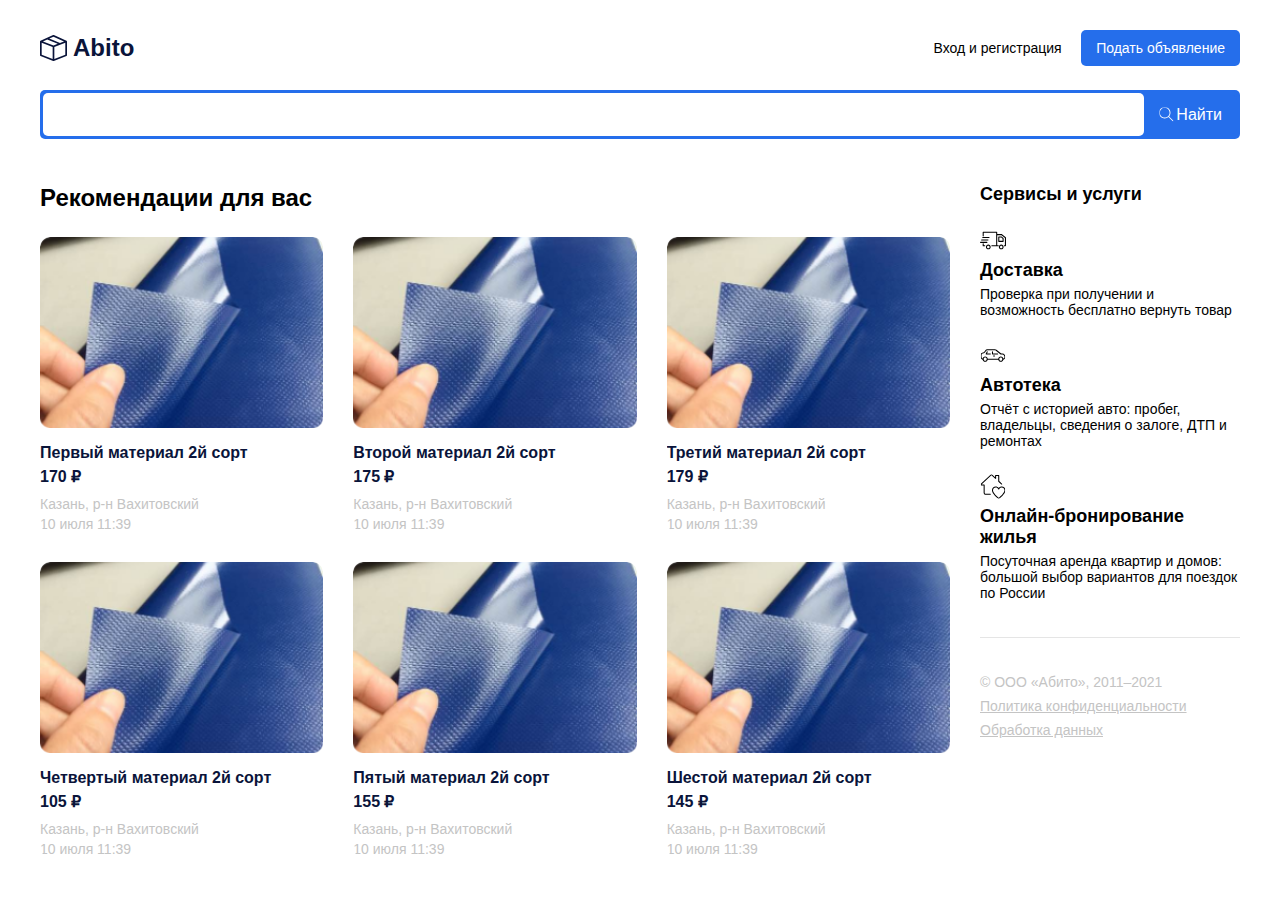
<file: index.html>
<!DOCTYPE html>
<html lang="en">
  <head>
    <meta charset="UTF-8" />
    <meta name="viewport" content="width=device-width, initial-scale=1.0" />
    <link rel="stylesheet" href="./style.css" />
    <script src="./main.js" defer></script>
    <title>Abito</title>
  </head>
  <body>
    <header>
      <div class="container">
        <div class="header-box">
          <a href="/" class="header-logo">
            <img src="./assets/icons/box-logo.svg" alt="logo" />
            <span>Abito</span>
          </a>
          <div class="header-controls">
            <button class="btn btn-outline">Вход и регистрация</button>
            <button class="btn btn-primary">Подать объявление</button>
          </div>
          <div class="header-burger">
            <img src="./assets/icons/burger-menu.svg" alt="burger-menu" />
          </div>
        </div>
      </div>
    </header>
    <main>
      <section class="search">
        <div class="container">
          <div class="search-box">
            <input type="search" placeholder="" />
            <button class="btn btn-primary search-btn">
              <img
                class="search-btn__icon"
                src="./assets/icons/search.svg"
                alt="search"
              />
              <span class="search-btn__text">Найти</span>
            </button>
          </div>
        </div>
      </section>
      <section class="content">
        <div class="container">
          <div class="content-box">
            <div class="content-main">
              <h2 class="content-main__title">Рекомендации для вас</h2>
              <div class="content-main__list">
                <!-- <a href="./product.html" class="content-main__list-item">
                  <div class="content-main__list-item--img">
                    <img src="./assets/images/card-image.png" alt="card" />
                  </div>
                  <h5 class="content-main__list-item--title">
                    Пвх материал 2й сорт
                  </h5>
                  <strong class="content-main__list-item--price">170 ₽</strong>
                  <div class="content-main__list-item--desc-box">
                    <span class="content-main__list-item--desc"
                      >Казань, р-н Вахитовский</span
                    >
                    <span class="content-main__list-item--desc"
                      >10 июля 11:39</span
                    >
                  </div>
                </a>
                <a href="./product.html" class="content-main__list-item">
                  <div class="content-main__list-item--img">
                    <img src="./assets/images/card-image.png" alt="card" />
                  </div>
                  <h5 class="content-main__list-item--title">
                    Пвх материал 2й сорт
                  </h5>
                  <strong class="content-main__list-item--price">170 ₽</strong>
                  <div class="content-main__list-item--desc-box">
                    <span class="content-main__list-item--desc"
                      >Казань, р-н Вахитовский</span
                    >
                    <span class="content-main__list-item--desc"
                      >10 июля 11:39</span
                    >
                  </div> </a
                ><a href="./product.html" class="content-main__list-item">
                  <div class="content-main__list-item--img">
                    <img src="./assets/images/card-image.png" alt="card" />
                  </div>
                  <h5 class="content-main__list-item--title">
                    Пвх материал 2й сорт
                  </h5>
                  <strong class="content-main__list-item--price">170 ₽</strong>
                  <div class="content-main__list-item--desc-box">
                    <span class="content-main__list-item--desc"
                      >Казань, р-н Вахитовский</span
                    >
                    <span class="content-main__list-item--desc"
                      >10 июля 11:39</span
                    >
                  </div> </a
                ><a href="./product.html" class="content-main__list-item">
                  <div class="content-main__list-item--img">
                    <img src="./assets/images/card-image.png" alt="card" />
                  </div>
                  <h5 class="content-main__list-item--title">
                    Пвх материал 2й сорт
                  </h5>
                  <strong class="content-main__list-item--price">170 ₽</strong>
                  <div class="content-main__list-item--desc-box">
                    <span class="content-main__list-item--desc"
                      >Казань, р-н Вахитовский</span
                    >
                    <span class="content-main__list-item--desc"
                      >10 июля 11:39</span
                    >
                  </div> </a
                ><a href="./product.html" class="content-main__list-item">
                  <div class="content-main__list-item--img">
                    <img src="./assets/images/card-image.png" alt="card" />
                  </div>
                  <h5 class="content-main__list-item--title">
                    Пвх материал 2й сорт
                  </h5>
                  <strong class="content-main__list-item--price">170 ₽</strong>
                  <div class="content-main__list-item--desc-box">
                    <span class="content-main__list-item--desc"
                      >Казань, р-н Вахитовский</span
                    >
                    <span class="content-main__list-item--desc"
                      >10 июля 11:39</span
                    >
                  </div> </a
                ><a href="./product.html" class="content-main__list-item">
                  <div class="content-main__list-item--img">
                    <img src="./assets/images/card-image.png" alt="card" />
                  </div>
                  <h5 class="content-main__list-item--title">
                    Пвх материал 2й сорт
                  </h5>
                  <strong class="content-main__list-item--price">170 ₽</strong>
                  <div class="content-main__list-item--desc-box">
                    <span class="content-main__list-item--desc"
                      >Казань, р-н Вахитовский</span
                    >
                    <span class="content-main__list-item--desc"
                      >10 июля 11:39</span
                    >
                  </div>
                </a> -->
              </div>
            </div>
            <div class="content-side">
              <h3 class="content-side__title">Сервисы и услуги</h3>
              <div class="content-side__box">
                <div class="content-side__list">
                  <div class="content-side__list-item">
                    <img
                      src="./assets/icons/truck.svg"
                      alt="truck"
                      class="content-side__list-item--img"
                    />
                    <h5 class="content-side__list-item--title">Доставка</h5>
                    <p class="content-side__list-item--text">
                      Проверка при получении и возможность бесплатно вернуть
                      товар
                    </p>
                  </div>
                  <div class="content-side__list-item">
                    <img
                      src="./assets/icons/sedan.svg"
                      alt="truck"
                      class="content-side__list-item--img"
                    />
                    <h5 class="content-side__list-item--title">Автотека</h5>
                    <p class="content-side__list-item--text">
                      Отчёт с историей авто: пробег, владельцы, сведения о
                      залоге, ДТП и ремонтах
                    </p>
                  </div>
                  <div class="content-side__list-item">
                    <img
                      src="./assets/icons/house.svg"
                      alt="truck"
                      class="content-side__list-item--img"
                    />
                    <h5 class="content-side__list-item--title">
                      Онлайн-бронирование жилья
                    </h5>
                    <p class="content-side__list-item--text">
                      Посуточная аренда квартир и домов: большой выбор вариантов
                      для поездок по России
                    </p>
                  </div>
                </div>
                <div class="content-side__footer">
                  <p class="content-side__footer--item">
                    © ООО «Абито», 2011–2021
                  </p>
                  <a href="#" class="content-side__footer--item"
                    >Политика конфиденциальности</a
                  >
                  <a href="#" class="content-side__footer--item"
                    >Обработка данных</a
                  >
                </div>
              </div>
            </div>
          </div>
        </div>
      </section>
    </main>
  </body>
</html>
</file>
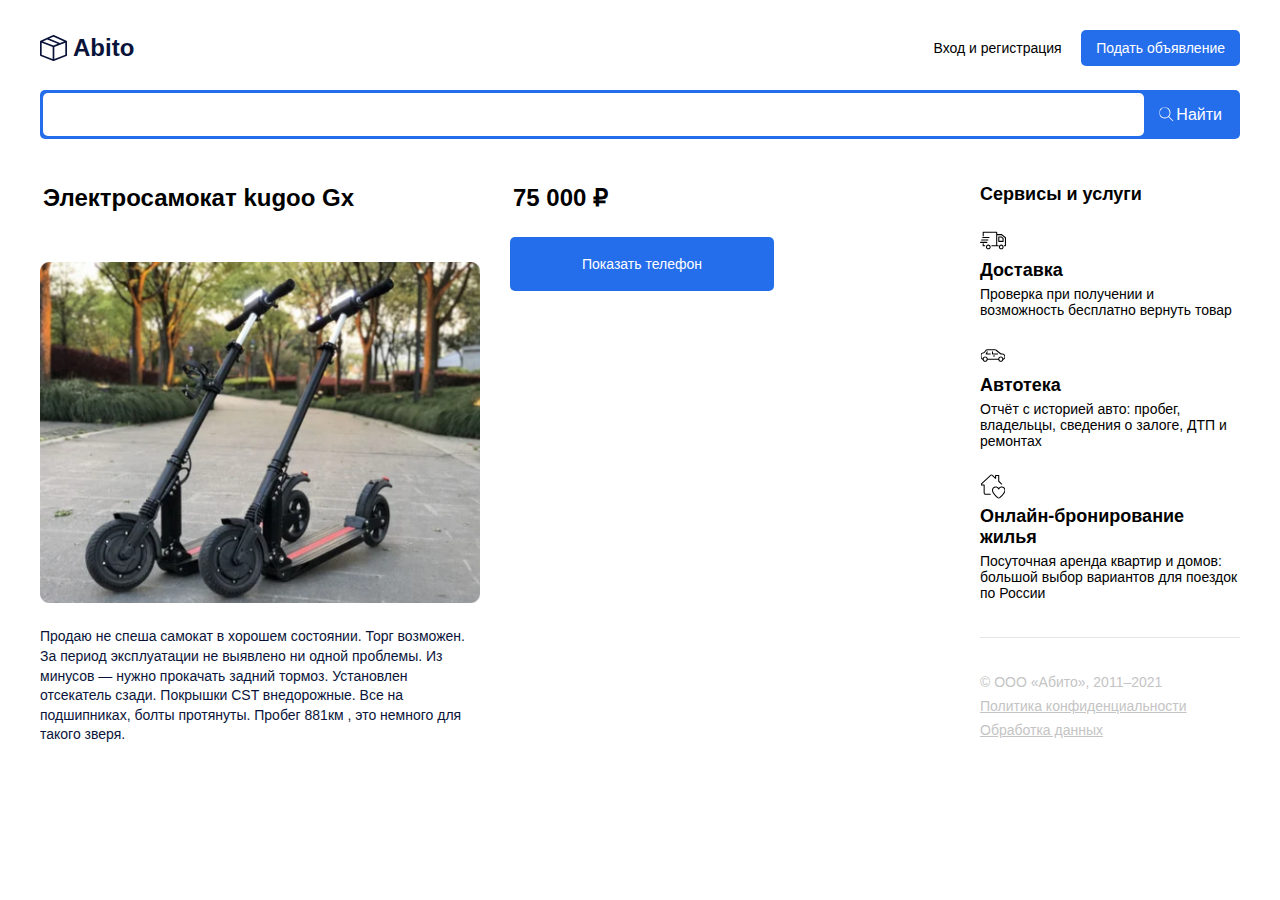
<file: product.html>
<!DOCTYPE html>
<html lang="en">
  <head>
    <meta charset="UTF-8" />
    <meta name="viewport" content="width=device-width, initial-scale=1.0" />
    <link rel="stylesheet" href="./style.css" />
    <title>Product</title>
  </head>
  <body>
    <header>
      <div class="container">
        <div class="header-box">
          <a href="/" class="header-logo">
            <img src="./assets/icons/box-logo.svg" alt="logo" />
            <span>Abito</span>
          </a>
          <div class="header-controls">
            <button class="btn btn-outline">Вход и регистрация</button>
            <button class="btn btn-primary">Подать объявление</button>
          </div>
          <div class="header-burger">
            <img src="./assets/icons/burger-menu.svg" alt="burger-menu" />
          </div>
        </div>
      </div>
    </header>
    <main>
      <section class="search">
        <div class="container">
          <div class="search-box">
            <input type="search" placeholder="" />
            <button class="btn btn-primary search-btn">
              <img
                class="search-btn__icon"
                src="./assets/icons/search.svg"
                alt="search"
              />
              <span class="search-btn__text">Найти</span>
            </button>
          </div>
        </div>
      </section>
      <section class="content">
        <div class="container">
          <div class="content-box">
            <div class="content-product">
              <div class="content-product__left">
                <h2 class="content-product__title">Электросамокат kugoo Gx</h2>
                <img
                  src="./assets/images/product.png"
                  class="content-product__image"
                  alt="card-image"
                />
                <p class="content-product__text">
                  Продаю не спеша самокат в хорошем состоянии. Торг возможен. За
                  период эксплуатации не выявлено ни одной проблемы. Из минусов
                  — нужно прокачать задний тормоз. Установлен отсекатель сзади.
                  Покрышки CST внедорожные. Все на подшипниках, болты протянуты.
                  Пробег 881км , это немного для такого зверя.
                </p>
              </div>
              <div class="content-product__right">
                <h2 class="content-product__price">75 000 ₽</h2>
                <button class="btn btn-primary btn-large">
                  Показать телефон
                </button>
              </div>
            </div>
            <div class="content-side">
              <h3 class="content-side__title">Сервисы и услуги</h3>
              <div class="content-side__box">
                <div class="content-side__list">
                  <div class="content-side__list-item">
                    <img
                      src="./assets/icons/truck.svg"
                      alt="truck"
                      class="content-side__list-item--img"
                    />
                    <h5 class="content-side__list-item--title">Доставка</h5>
                    <p class="content-side__list-item--text">
                      Проверка при получении и возможность бесплатно вернуть
                      товар
                    </p>
                  </div>
                  <div class="content-side__list-item">
                    <img
                      src="./assets/icons/sedan.svg"
                      alt="truck"
                      class="content-side__list-item--img"
                    />
                    <h5 class="content-side__list-item--title">Автотека</h5>
                    <p class="content-side__list-item--text">
                      Отчёт с историей авто: пробег, владельцы, сведения о
                      залоге, ДТП и ремонтах
                    </p>
                  </div>
                  <div class="content-side__list-item">
                    <img
                      src="./assets/icons/house.svg"
                      alt="truck"
                      class="content-side__list-item--img"
                    />
                    <h5 class="content-side__list-item--title">
                      Онлайн-бронирование жилья
                    </h5>
                    <p class="content-side__list-item--text">
                      Посуточная аренда квартир и домов: большой выбор вариантов
                      для поездок по России
                    </p>
                  </div>
                </div>
                <div class="content-side__footer">
                  <p class="content-side__footer--item">
                    © ООО «Абито», 2011–2021
                  </p>
                  <a href="#" class="content-side__footer--item"
                    >Политика конфиденциальности</a
                  >
                  <a href="#" class="content-side__footer--item"
                    >Обработка данных</a
                  >
                </div>
              </div>
            </div>
          </div>
        </div>
      </section>
    </main>
  </body>
</html>
</file>
<file: style.css>
* {
  margin: 0;
  padding: 0;
  box-sizing: border-box;
  font-family: sans-serif;
}
.search-block {
  color: red;
}
.container {
  max-width: 1200px;
  margin: 0 auto;
}
.btn {
  line-height: 16px;
  font-size: 14px;
  font-weight: 400;
  padding: 10px 15px;
  border-radius: 5px;
  border: none;
  cursor: pointer;
}
.btn-outline {
  background-color: transparent;
}
.btn-primary {
  background: rgb(37, 110, 235);
  color: rgb(255, 255, 255);
}

header {
  padding-top: 30px;
  padding-bottom: 24px;
}
.header-box {
  display: flex;
  justify-content: space-between;
  align-items: center;
}
.header-logo {
  display: flex;
  justify-content: flex-start;
  align-items: center;
  text-decoration: none;
}
.header-logo span {
  line-height: 28px;
  font-size: 24px;
  font-weight: 700;
  margin-left: 6px;
  color: rgb(10, 20, 58);
}
.header-burger {
  width: 30px;
  height: 19px;
  display: none;
}

/* main */
.search {
  margin-bottom: 45px;
}
.search-box {
  width: 100%;
  border-radius: 5px;
  background-color: rgb(37, 110, 235);
  padding: 3px;
  display: flex;
  align-items: center;
  justify-content: flex-start;
}
.search-box input {
  flex-grow: 1;
  padding: 14px 22px;
  border-radius: 5px;
  outline: none;
  border: none;
  min-width: 0;
}
.search-btn {
  display: flex;
  align-items: center;
}
.search-btn__icon {
  width: 15px;
  height: 15px;
}
.search-btn__text {
  margin-left: 2px;
  font-size: 16px;
  line-height: 19px;
}
.content {
  padding-bottom: 50px;
}
.content-box {
  display: flex;
  justify-content: space-between;
  align-items: flex-start;
  gap: 30px;
}
.content-main {
  flex-grow: 1;
}
.content-side {
  width: 260px;
  min-width: 260px;
}
.content-main__title {
  font-size: 24px;
  line-height: 28px;
  margin-top: 0;
  margin-bottom: 25px;
}
.content-main__list {
  display: flex;
  justify-content: space-between;
  flex-wrap: wrap;
  row-gap: 30px;
}
.content-main__list-item {
  width: calc((100% - 60px) / 3);
  display: flex;
  flex-direction: column;
  align-items: flex-start;
  border-radius: 10px;
  overflow: hidden;
  text-decoration: none;
}
.content-main__list-item:hover .content-main__list-item--title {
  color: rgb(37, 110, 235);
}
.content-main__list-item--img {
  width: 100%;
  display: flex;
}
.content-main__list-item--img img {
  width: 100%;
  object-fit: cover;
}

.content-main__list-item--title {
  margin-top: 15px;
  margin-bottom: 5px;
  font-size: 16px;
  line-height: 19px;
  color: rgb(10, 20, 58);
}

.content-main__list-item--price {
  font-size: 16px;
  line-height: 19px;
  margin-bottom: 10px;
  color: rgb(10, 20, 58);
}
.content-main__list-item--desc {
  font-size: 14px;
  line-height: 16px;
  color: rgb(196, 196, 196);
}
.content-main__list-item--desc-box {
  display: flex;
  flex-direction: column;
  row-gap: 4px;
}
/* sidebar */

.content-side__title {
  font-size: 18px;
  line-height: 21px;
  margin-top: 0;
  margin-bottom: 23px;
}
.content-side__list {
  height: 100%;
  display: flex;
  flex-direction: column;
  justify-content: space-between;
  gap: 25px;
  border-bottom: 1px solid rgb(229, 229, 229);
  padding-bottom: 36px;
  margin-bottom: 36px;
}
.content-side__list-item {
  display: flex;
  flex-direction: column;
  align-self: flex-start;
}
.content-side__list-item--img {
  width: 26px;
  height: 25px;
}
.content-side__list-item--title {
  margin-top: 7px;
  margin-bottom: 5px;
  font-size: 18px;
  line-height: 21px;
}
.content-side__list-item--text {
  font-size: 14px;
  line-height: 16px;
}
.content-side__footer {
  display: flex;
  flex-direction: column;
  gap: 8px;
}
.content-side__footer--item {
  color: rgb(196, 196, 196);
  font-size: 14px;
  line-height: 16px;
}
/* content-product */
.content-product {
  display: flex;
  flex-grow: 1;
  gap: 30px;
}
.content-product__left {
  flex-basis: 50%;
}
.content-product__right {
  flex-basis: 50%;
}
.content-product__title,
.content-product__price {
  font-size: 24px;
  line-height: 28px;
  margin-top: 0;
  margin-bottom: 25px;
  text-indent: 3px;
}
.content-product__text {
  font-size: 14px;
  line-height: 140%;
  color: rgb(10, 20, 58);
}
.content-product__image {
  width: 100%;
  margin-top: 25px;
  margin-bottom: 20px;
}
.btn-large {
  width: 264px;
  height: 54px;
}
/* media */
@media (max-width: 1200px) {
  .container {
    max-width: 930px;
  }
  .content-main__list-item {
    width: calc((100% - 30px) / 2);
  }
}
@media (max-width: 991px) {
  .container {
    max-width: 730px;
  }
  .content-box {
    flex-direction: column;
  }
  .content-main {
    width: 100%;
  }
  .content-side {
    width: 100%;
    min-width: none;
  }
  .content-product {
    flex-direction: column;
    width: 100%;
  }
  .content-product__left {
    flex-basis: 100%;
    width: 100%;
  }
  .content-product__right {
    flex-basis: 100%;
    width: 100%;
  }
}
@media (max-width: 786px) {
  .container {
    max-width: 100%;
  }
  .header-controls {
    display: none;
  }
  .header-burger {
    display: block;
  }
  .search-btn__text {
    display: none;
  }
}
@media (max-width: 480px) {
  .content-main__list-item {
    width: 100%;
  }
}
</file>
